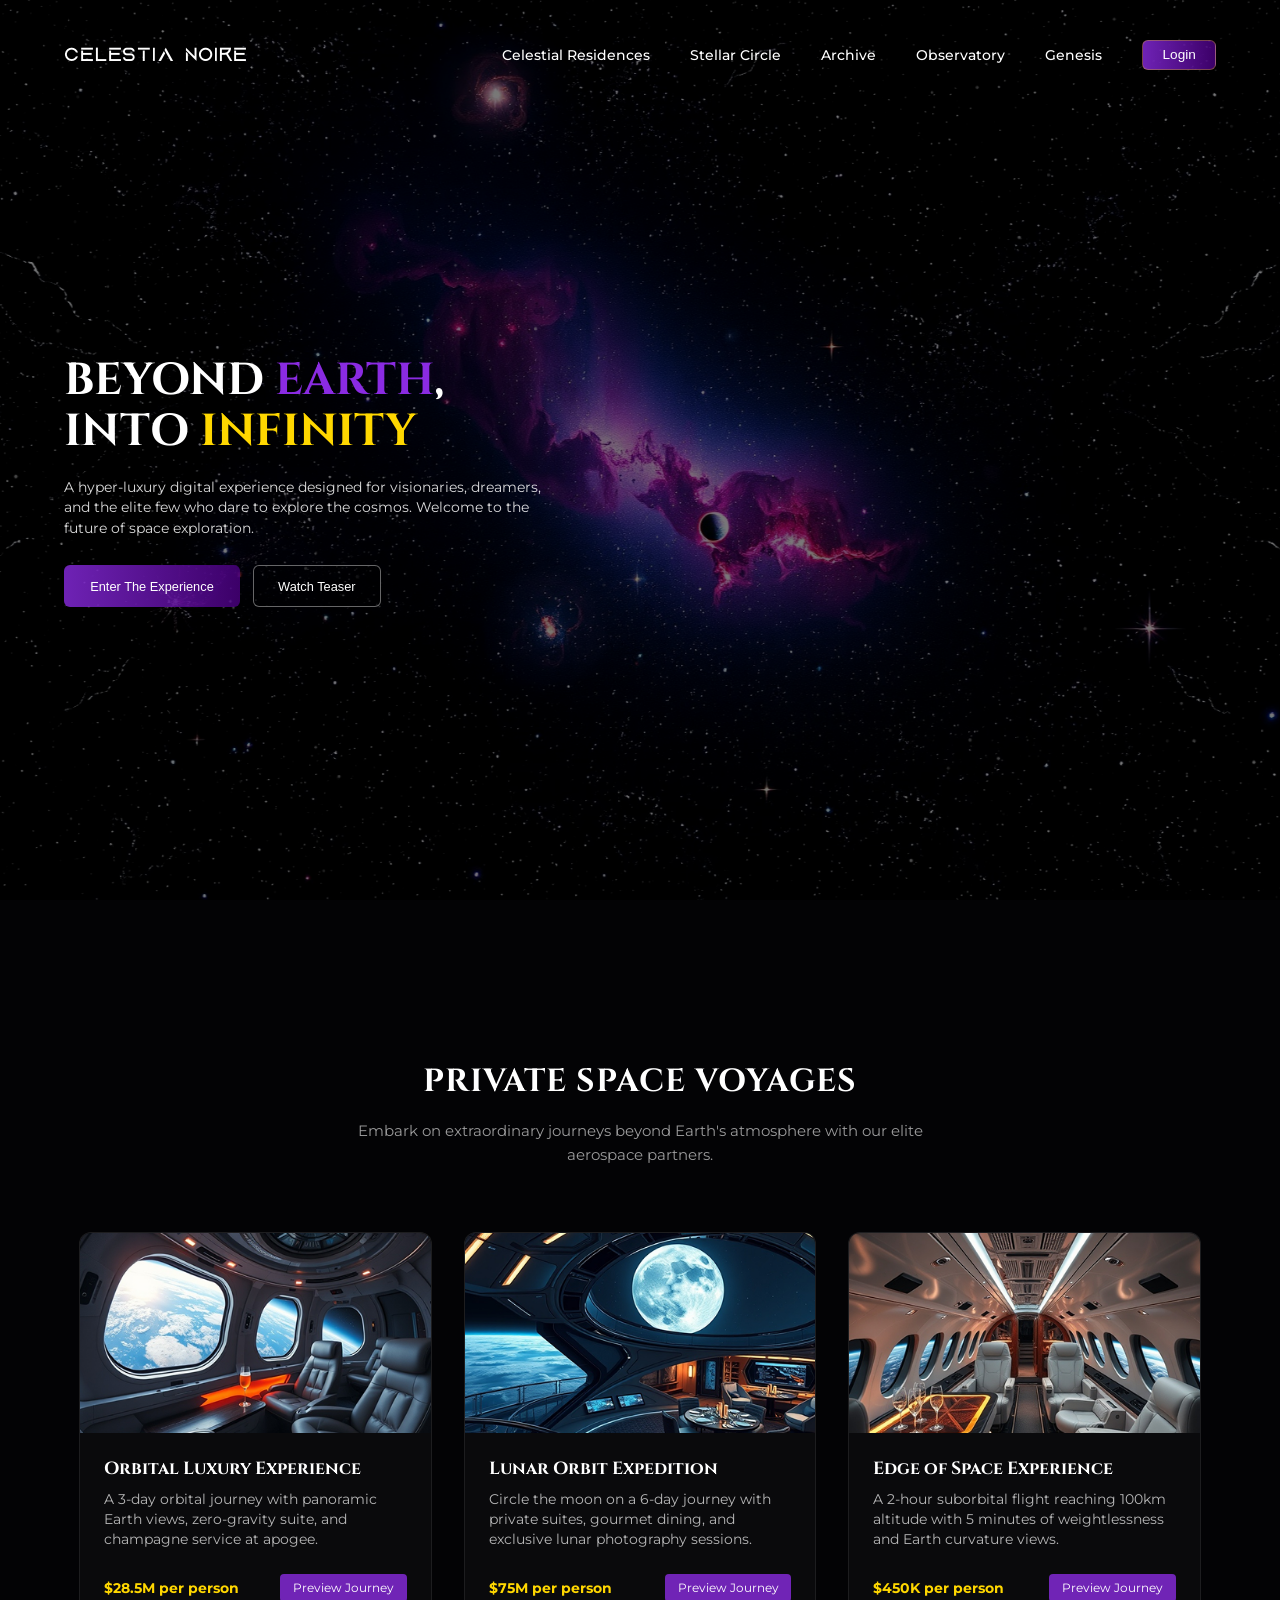
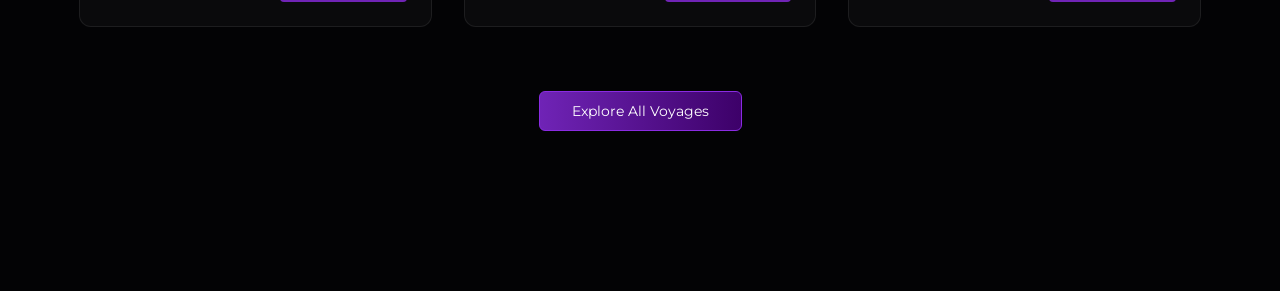
<file: index.html>
<!doctype html>
<html lang="en">
  <head>
    <meta charset="UTF-8" />
    <meta name="viewport" content="width=device-width, initial-scale=1.0" />
    <link rel="stylesheet" href="css/main.css" />
    <link rel="stylesheet" href="css/home.css" />
    <link
      rel="icon"
      type="image/svg+xml"
      href="assets/imgs/favicon-planet.svg"
    />
    <link
      href="https://fonts.googleapis.com/css2?family=Cinzel:wght@700&family=Montserrat:wght@400;500;600;700&display=swap"
      rel="stylesheet"
    />
    <title>Space Website</title>
  </head>
  <body>
    <div class="hero-wrapper">
      <div class="bg-wrapper">
        <canvas id="stars" class="body__stars"></canvas>
      </div>
      <header class="header">
        <h1 class="header__title">Celestia Noire</h1>
        <ul class="header__nav">
          <li class="header__nav-item">
            <a class="header__link" href="celestial.html"
              >Celestial Residences</a
            >
          </li>
          <li class="header__nav-item">
            <a class="header__link" href="">Stellar Circle</a>
          </li>
          <li class="header__nav-item">
            <a class="header__link" href="">Archive</a>
          </li>
          <li class="header__nav-item">
            <a class="header__link" href="">Observatory</a>
          </li>
          <li class="header__nav-item">
            <a class="header__link" href="">Genesis</a>
          </li>
          <li class="header__nav-item">
            <button class="header__button">Login</button>
          </li>
        </ul>
      </header>
      <section class="hero">
        <h2 class="hero__title">
          Beyond <span class="hero__title--earth">Earth</span>, Into
          <span class="hero__title--inf">Infinity</span>
        </h2>
        <p class="hero__text">
          A hyper-luxury digital experience designed for visionaries, dreamers,
          and the elite few who dare to explore the cosmos. Welcome to the
          future of space exploration.
        </p>
        <div class="hero__buttons">
          <button class="hero__btn hero__btn--primary">
            Enter The Experience
          </button>
          <button class="hero__btn hero__btn--secondary">Watch Teaser</button>
        </div>
      </section>
    </div>

    <main class="main">
      <section class="voyages">
        <div class="voyages__container">
          <h3 class="voyages__title">PRIVATE SPACE VOYAGES</h3>
          <p class="voyages__text">
            Embark on extraordinary journeys beyond Earth's atmosphere with our
            elite aerospace partners.
          </p>

          <div class="voyages__grid">
            <div class="voyages__card">
              <img
                class="voyages__card-img"
                src="assets/imgs/Orbital Luxury Experience.png"
                alt="Orbital Luxury"
              />
              <h4 class="voyages__card-title">Orbital Luxury Experience</h4>
              <p class="voyages__card-text">
                A 3-day orbital journey with panoramic Earth views, zero-gravity
                suite, and champagne service at apogee.
              </p>
              <div class="voyages__card-footer">
                <span class="voyages__card-price">$28.5M per person</span>
                <button class="voyages__card-btn">Preview Journey</button>
              </div>
            </div>

            <div class="voyages__card">
              <img
                class="voyages__card-img"
                src="assets/imgs/Lunar Orbit Expedition.png"
                alt="Lunar Orbit"
              />
              <h4 class="voyages__card-title">Lunar Orbit Expedition</h4>
              <p class="voyages__card-text">
                Circle the moon on a 6-day journey with private suites, gourmet
                dining, and exclusive lunar photography sessions.
              </p>
              <div class="voyages__card-footer">
                <span class="voyages__card-price">$75M per person</span>
                <button class="voyages__card-btn">Preview Journey</button>
              </div>
            </div>

            <div class="voyages__card">
              <img
                class="voyages__card-img"
                src="assets/imgs/Edge of Space Experience.png"
                alt="Edge of Space"
              />
              <h4 class="voyages__card-title">Edge of Space Experience</h4>
              <p class="voyages__card-text">
                A 2-hour suborbital flight reaching 100km altitude with 5
                minutes of weightlessness and Earth curvature views.
              </p>
              <div class="voyages__card-footer">
                <span class="voyages__card-price">$450K per person</span>
                <button class="voyages__card-btn">Preview Journey</button>
              </div>
            </div>
          </div>
          <button class="voyages__explore-btn">Explore All Voyages</button>
        </div>
      </section>
    </main>
    <script src="js/starField.js"></script>
  </body>
</html>
</file>
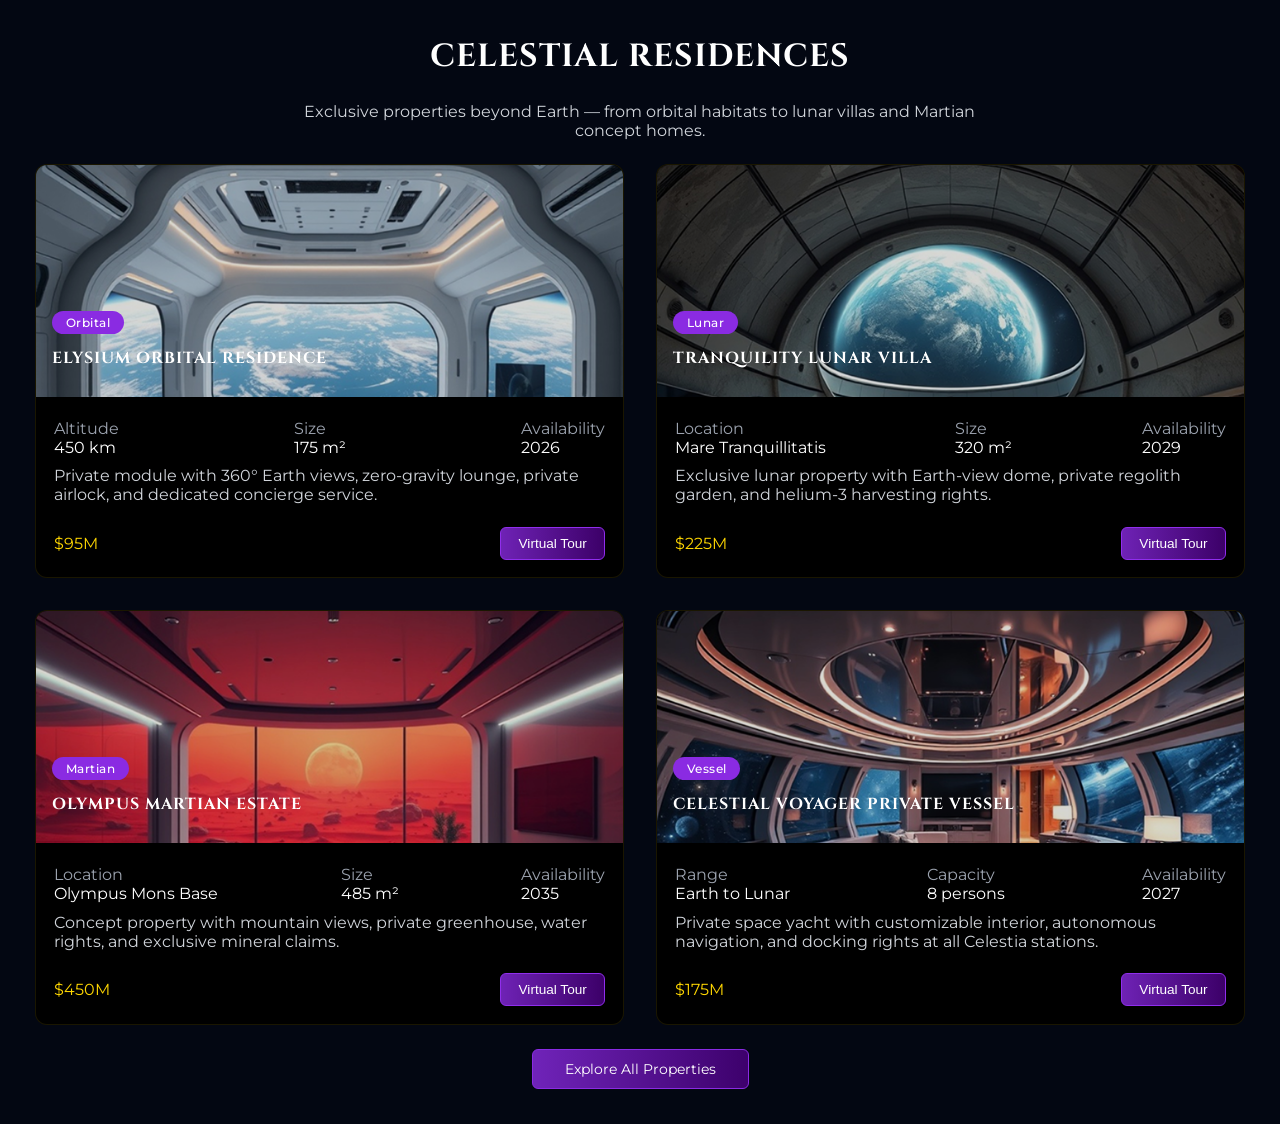
<file: celestial.html>
<!doctype html>
<html lang="en">
  <head>
    <meta charset="UTF-8" />
    <meta name="viewport" content="width=device-width, initial-scale=1.0" />
    <link rel="stylesheet" href="css/main.css" />
    <link rel="stylesheet" href="css/celestial.css" />
    <link
      rel="icon"
      type="image/svg+xml"
      href="assets/imgs/favicon-planet.svg"
    />
    <link
      href="https://fonts.googleapis.com/css2?family=Cinzel:wght@700&family=Montserrat:wght@400;500;600;700&display=swap"
      rel="stylesheet"
    />
    <title>Space Website | Celestial Residences</title>
  </head>
  <body>
    <main>
      <section class="residences">
        <div class="residences__container">
          <h3 class="residences__title">Celestial Residences</h3>
          <p class="residences__subtitle">
            Exclusive properties beyond Earth — from orbital habitats to lunar
            villas and Martian concept homes.
          </p>

          <div class="residences__grid">
            <article class="residence-card">
              <div class="residence-card__hero">
                <img
                  class="residence-card__img"
                  src="assets/imgs/Elysium Orbital Residence.png"
                  alt="Orbital Luxury"
                />
                <span class="residence-card__badge">Orbital</span>
                <h3 class="residence-card__title">Elysium Orbital Residence</h3>
              </div>
              <div class="wrapper">
                <div class="residence-card__specs">
                  <div class="residence-card__spec">
                    <p class="residence-card__label">Altitude</p>
                    <p class="residence-card__value">450 km</p>
                  </div>
                  <div class="residence-card__spec">
                    <p class="residence-card__label">Size</p>
                    <p class="residence-card__value">175 m²</p>
                  </div>
                  <div class="residence-card__spec">
                    <p class="residence-card__label">Availability</p>
                    <p
                      class="residence-card__value residence-card__value--highlight"
                    >
                      2026
                    </p>
                  </div>
                </div>

                <p class="residence-card__text">
                  Private module with 360° Earth views, zero-gravity lounge,
                  private airlock, and dedicated concierge service.
                </p>
                <div class="residence-card__footer">
                  <span class="residence-card__price">$95M</span>
                  <button class="residence-card__btn">Virtual Tour</button>
                </div>
              </div>
            </article>
            <article class="residence-card">
              <div class="residence-card__hero">
                <img
                  class="residence-card__img"
                  src="assets/imgs/Tranquility Lunar Villa.png"
                  alt="Orbital Luxury"
                />
                <span class="residence-card__badge">Lunar</span>
                <h3 class="residence-card__title">Tranquility Lunar Villa</h3>
              </div>
              <div class="wrapper">
                <div class="residence-card__specs">
                  <div class="residence-card__spec">
                    <p class="residence-card__label">Location</p>
                    <p class="residence-card__value">Mare Tranquillitatis</p>
                  </div>
                  <div class="residence-card__spec">
                    <p class="residence-card__label">Size</p>
                    <p class="residence-card__value">320 m²</p>
                  </div>
                  <div class="residence-card__spec">
                    <p class="residence-card__label">Availability</p>
                    <p
                      class="residence-card__value residence-card__value--highlight"
                    >
                      2029
                    </p>
                  </div>
                </div>

                <p class="residence-card__text">
                  Exclusive lunar property with Earth-view dome, private
                  regolith garden, and helium-3 harvesting rights.
                </p>
                <div class="residence-card__footer">
                  <span class="residence-card__price">$225M</span>
                  <button class="residence-card__btn">Virtual Tour</button>
                </div>
              </div>
            </article>
            <article class="residence-card">
              <div class="residence-card__hero">
                <img
                  class="residence-card__img"
                  src="assets/imgs/Olympus Martian Estate.png"
                  alt="Orbital Luxury"
                />
                <span class="residence-card__badge">Martian</span>
                <h3 class="residence-card__title">Olympus Martian Estate</h3>
              </div>
              <div class="wrapper">
                <div class="residence-card__specs">
                  <div class="residence-card__spec">
                    <p class="residence-card__label">Location</p>
                    <p class="residence-card__value">Olympus Mons Base</p>
                  </div>
                  <div class="residence-card__spec">
                    <p class="residence-card__label">Size</p>
                    <p class="residence-card__value">485 m²</p>
                  </div>
                  <div class="residence-card__spec">
                    <p class="residence-card__label">Availability</p>
                    <p
                      class="residence-card__value residence-card__value--highlight"
                    >
                      2035
                    </p>
                  </div>
                </div>

                <p class="residence-card__text">
                  Concept property with mountain views, private greenhouse,
                  water rights, and exclusive mineral claims.
                </p>
                <div class="residence-card__footer">
                  <span class="residence-card__price">$450M</span>
                  <button class="residence-card__btn">Virtual Tour</button>
                </div>
              </div>
            </article>
            <article class="residence-card">
              <div class="residence-card__hero">
                <img
                  class="residence-card__img"
                  src="assets/imgs/Celestial Voyager Private Vessel.png"
                  alt="Orbital Luxury"
                />
                <span class="residence-card__badge">Vessel</span>
                <h3 class="residence-card__title">
                  Celestial Voyager Private Vessel
                </h3>
              </div>
              <div class="wrapper">
                <div class="residence-card__specs">
                  <div class="residence-card__spec">
                    <p class="residence-card__label">Range</p>
                    <p class="residence-card__value">Earth to Lunar</p>
                  </div>
                  <div class="residence-card__spec">
                    <p class="residence-card__label">Capacity</p>
                    <p class="residence-card__value">8 persons</p>
                  </div>
                  <div class="residence-card__spec">
                    <p class="residence-card__label">Availability</p>
                    <p
                      class="residence-card__value residence-card__value--highlight"
                    >
                      2027
                    </p>
                  </div>
                </div>

                <p class="residence-card__text">
                  Private space yacht with customizable interior, autonomous
                  navigation, and docking rights at all Celestia stations.
                </p>
                <div class="residence-card__footer">
                  <span class="residence-card__price">$175M</span>
                  <button class="residence-card__btn">Virtual Tour</button>
                </div>
              </div>
            </article>
          </div>
          <button class="residences__button">Explore All Properties</button>
        </div>
      </section>
    </main>
  </body>
</html>
</file>
<file: css/main.css>
@font-face {
  font-family: "Aquire";
  src: url("../assets/fonts/AquireLight-YzE0o.otf") format("opentype");
  font-weight: 300;
}

@font-face {
  font-family: "Aquire";
  src: url("../assets/fonts/Aquire-BW0ox.otf") format("opentype");
  font-weight: 400;
}

@font-face {
  font-family: "Aquire";
  src: url("../assets/fonts/AquireBold-8Ma60.otf") format("opentype");
  font-weight: 700;
}

*,
*::after,
*::before {
  box-sizing: border-box;
  margin: 0;
  padding: 0;
}

html {
  width: 100%;
  background-color: #000;
}

body {
  margin: 0;
  padding: 0;
  color: white;
  min-height: 100vh;
  font-family: "Montserrat", sans-serif;
}
button {
  cursor: pointer;
}
h3 {
  font-family: "Cinzel", serif;
  font-size: 2rem;
  text-transform: uppercase;
  letter-spacing: 1px;
  margin-bottom: 1rem;
}
</file>
<file: css/home.css>
.hero-wrapper {
  position: relative;
  width: 100%;
  min-height: 100vh;
  padding: 2.5rem 4rem;
  display: flex;
  flex-direction: column;
  justify-content: space-between;
  overflow: hidden;
}

.hero-wrapper::before {
  content: "";
  position: absolute;
  inset: 0;
  background: rgba(0, 0, 0, 0.527);
  z-index: 1;
  pointer-events: none;
}

.bg-wrapper {
  position: absolute;
  inset: 0;
  width: 100%;
  height: 100%;
  z-index: 0;
  background-image: url("../assets/imgs/background.jpg");
  background-size: cover;
  background-position: center;
  background-repeat: no-repeat;
  animation: starZoom 20s ease-in-out infinite alternate;
  will-change: transform;
}

.body__stars {
  width: 100%;
  height: 100%;
  pointer-events: none;
  display: block;
}

.header,
.hero {
  position: relative;
  z-index: 2;
}

@keyframes starZoom {
  0% {
    transform: scale(1);
  }
  100% {
    transform: scale(1.15);
  }
}

a {
  text-decoration: none;
}

/* Header */
.header {
  display: flex;
  justify-content: space-between;
  align-items: center;
  width: 100%;
  padding-bottom: 2rem;
}

.header__title {
  font-family: "Aquire", sans-serif;
  font-weight: 400;
  font-size: 1.25rem;
  letter-spacing: 1px;
}

.header__nav {
  list-style: none;
  display: flex;
  align-items: center;
  gap: 2.5rem;
}

.header__link {
  color: white;
  font-weight: 500;
  font-size: 0.9rem;
  transition: opacity 0.2s ease;
}

.header__link:hover {
  opacity: 0.7;
}

.header__button {
  padding: 0.4rem 1.2rem;
  border-radius: 6px;
  background: linear-gradient(90deg, #8a2be2cc, #4b0082cc);
  border: 1px solid #ffd7004d;
  font-size: 0.85rem;
  color: white;
}

/* Hero */
.hero {
  width: 100%;
  margin-top: auto;
  margin-bottom: auto;
  display: flex;
  flex-direction: column;
  gap: 1.2rem;
  max-width: 480px;
}

.hero__title {
  font-family: "Cinzel", serif;
  font-size: 2.8rem;
  line-height: 1.15;
  font-weight: 700;
  text-transform: uppercase;
}

.hero__title--earth {
  color: #8a2be2;
}

.hero__title--inf {
  color: #ffd700;
}

.hero__text {
  font-weight: 400;
  font-size: 0.85rem;
  line-height: 1.5;
  color: rgba(255, 255, 255, 0.85);
}

.hero__buttons {
  display: flex;
  gap: 0.8rem;
  margin-top: 0.5rem;
}

.hero__btn {
  height: 2.6rem;
  border-radius: 6px;
  font-size: 0.8rem;
  color: white;
  font-weight: 500;

  display: inline-flex;
  align-items: center;
  justify-content: center;
  transition: background 0.2s;
}

.hero__btn--primary {
  width: 11rem;
  border: none;
  background: linear-gradient(90deg, #8a2be2cc, #4b0082cc);
  transition: background 0.2s;
}

.hero__btn--primary:hover,
.header__button:hover {
  box-shadow: 0.2px 0.2px 1rem 0.5rem #892be2;
}

.hero__btn--secondary {
  width: 8rem;
  background: rgba(0, 0, 0, 0.3);
  border: 1px solid rgba(255, 255, 255, 0.4);
}

.hero__btn--secondary:hover {
  box-shadow: 0.2px 0.2px 1rem 0.5rem rgba(255, 255, 255, 0.507);
}

/* Main*/
.main {
  width: 100%;
  background-color: #030305;
  position: relative;
  z-index: 2;
}

.voyages {
  padding: 10rem 4rem;
  max-width: 1250px;
  margin: 0 auto;
}

.voyages__container {
  display: flex;
  flex-direction: column;
  align-items: center;
  text-align: center;
}

.voyages__text {
  font-size: 0.95rem;
  color: rgba(255, 255, 255, 0.6);
  max-width: 600px;
  margin-bottom: 4rem;
  line-height: 1.6;
}

.voyages__grid {
  display: grid;
  grid-template-columns: repeat(3, 1fr);
  gap: 2rem;
  width: 100%;
  margin-bottom: 4rem;
}

.voyages__card {
  background: rgba(255, 255, 255, 0.03);
  border: 1px solid rgba(255, 255, 255, 0.08);
  border-radius: 12px;
  overflow: hidden;
  display: flex;
  flex-direction: column;
  text-align: left;
  transition:
    transform 0.3s ease,
    border-color 0.3s ease;
}

.voyages__card:hover {
  transform: translateY(-5px);
  border-color: rgba(138, 43, 226, 0.4);
}

.voyages__card-img {
  width: 100%;
  height: 200px;
  object-fit: cover;
  background-color: #111;
}

.voyages__card-title {
  font-family: "Cinzel", serif;
  font-size: 1.1rem;
  padding: 1.5rem 1.5rem 0.5rem 1.5rem;
}

.voyages__card-text {
  font-size: 0.85rem;
  color: rgba(255, 255, 255, 0.7);
  padding: 0 1.5rem 1.5rem 1.5rem;
  line-height: 1.5;
  flex-grow: 1;
}

.voyages__card-footer {
  padding: 0 1.5rem 1.5rem 1.5rem;
  display: flex;
  justify-content: space-between;
  align-items: center;
}

.voyages__card-price {
  font-size: 0.85rem;
  font-weight: 700;
  color: #ffd700;
}

.voyages__card-btn {
  padding: 0.4rem 0.8rem;
  border-radius: 4px;
  background: #8a2be2cc;
  border: none;
  font-size: 0.75rem;
  font-family: "Montserrat", sans-serif;
  color: white;

  transition: background 0.2s;
}

.voyages__card-btn:hover {
  background: #8a2be2;
}

.voyages__explore-btn {
  padding: 0.7rem 2rem;
  border-radius: 6px;
  background: linear-gradient(90deg, #8a2be2cc, #4b0082cc);
  border: 1px solid #8a2be2;
  font-size: 0.85rem;
  font-family: "Montserrat", sans-serif;
  color: white;

  transition: background 0.3s;
}

.voyages__explore-btn:hover {
  background: linear-gradient(90deg, #892be2, #4c0082);
  box-shadow: 0.2px 0.2px 1rem 0.2rem #892be2;
}

@media (max-width: 968px) {
  .voyages__grid {
    grid-template-columns: 1fr;
  }
  .hero-wrapper {
    padding: 2rem;
  }
  .voyages {
    padding: 4rem 2rem;
  }
}
</file>
<file: css/celestial.css>
html {
  background: #030712;
}

.residences {
  display: flex;
  justify-content: center;
  align-items: center;
  /* padding: 2rem; */
}

.residences__container {
  display: flex;
  flex-direction: column;
  justify-content: center;
  align-items: center;
  width: 100%;
  max-width: 80rem;
  height: auto;
  padding: 2.2rem;
  gap: 1.5rem;
}

.residences__title {
  margin: 0;
}

.residence-card__title {
  font-size: 1rem;
}

.residences__subtitle {
  max-width: 60%;
  text-align: center;
  color: #d1d5db;
}

.residences__grid {
  display: grid;
  grid-template-columns: repeat(2, 1fr); /* Creates the 2-column layout */
  gap: 2rem;
}

.residence-card {
  width: 100%;
  height: 100%;
  background-color: #000;
  border-radius: 0.75rem;
  border: 1px solid #ffd7001a;
  overflow: hidden;
}

.residence-card__hero {
  position: relative;
}

.residence-card__hero img {
  width: 100%;
  height: 14.5rem;
  object-fit: cover;
  filter: brightness(85%);
}

.residence-card__badge {
  position: absolute;
  bottom: 4.2rem;
  left: 1rem;
  color: #ffffff;
  padding: 0.25rem 0.85rem;
  border-radius: 50px;
  background-color: #8a2be2;
  font-family: "Montserrat", sans-serif;
  font-size: 0.75rem;
  font-weight: 500;
  letter-spacing: 0.5px;
}

.residence-card__title {
  position: absolute;
  bottom: 1rem;
  left: 1rem;
}

.residence-card__specs {
  display: flex;
  justify-content: space-between;
}

.residence-card__label {
  color: #9ca3af;
}

.residence-card__footer {
  display: flex;
  justify-content: space-between;
  margin-top: 0.8rem;
  align-items: center;
}

.wrapper {
  padding: 1.1rem;
  display: flex;
  flex-direction: column;
  gap: 0.6rem;
}

.residence-card__text {
  font-family: "Montserrat", sans-serif;
  font-size: 1rem;
  color: #d1d5db;
}

.residence-card__price {
  color: #ffd700;
}

.residence-card__btn {
  padding: 0.5rem 1.1rem;
  border-radius: 6px;
  background: linear-gradient(90deg, #8a2be2cc, #4b0082cc);
  border: 1px solid #902eec;
  font-size: 0.85rem;
  color: white;
}
.residence-card__btn:hover {
  background: linear-gradient(90deg, #902eec, #6302a8);
}
.residences__button {
  padding: 0.7rem 2rem;
  border-radius: 6px;
  background: linear-gradient(90deg, #8a2be2cc, #4b0082cc);
  border: 1px solid #8a2be2;
  font-size: 0.85rem;
  font-family: "Montserrat", sans-serif;
  color: white;
  transition: background 0.3s;
}
.residences__button:hover {
  background: linear-gradient(90deg, #892be2, #4c0082);
  box-shadow: 0.2px 0.2px 1rem 0.2rem #892be2;
}
</file>
